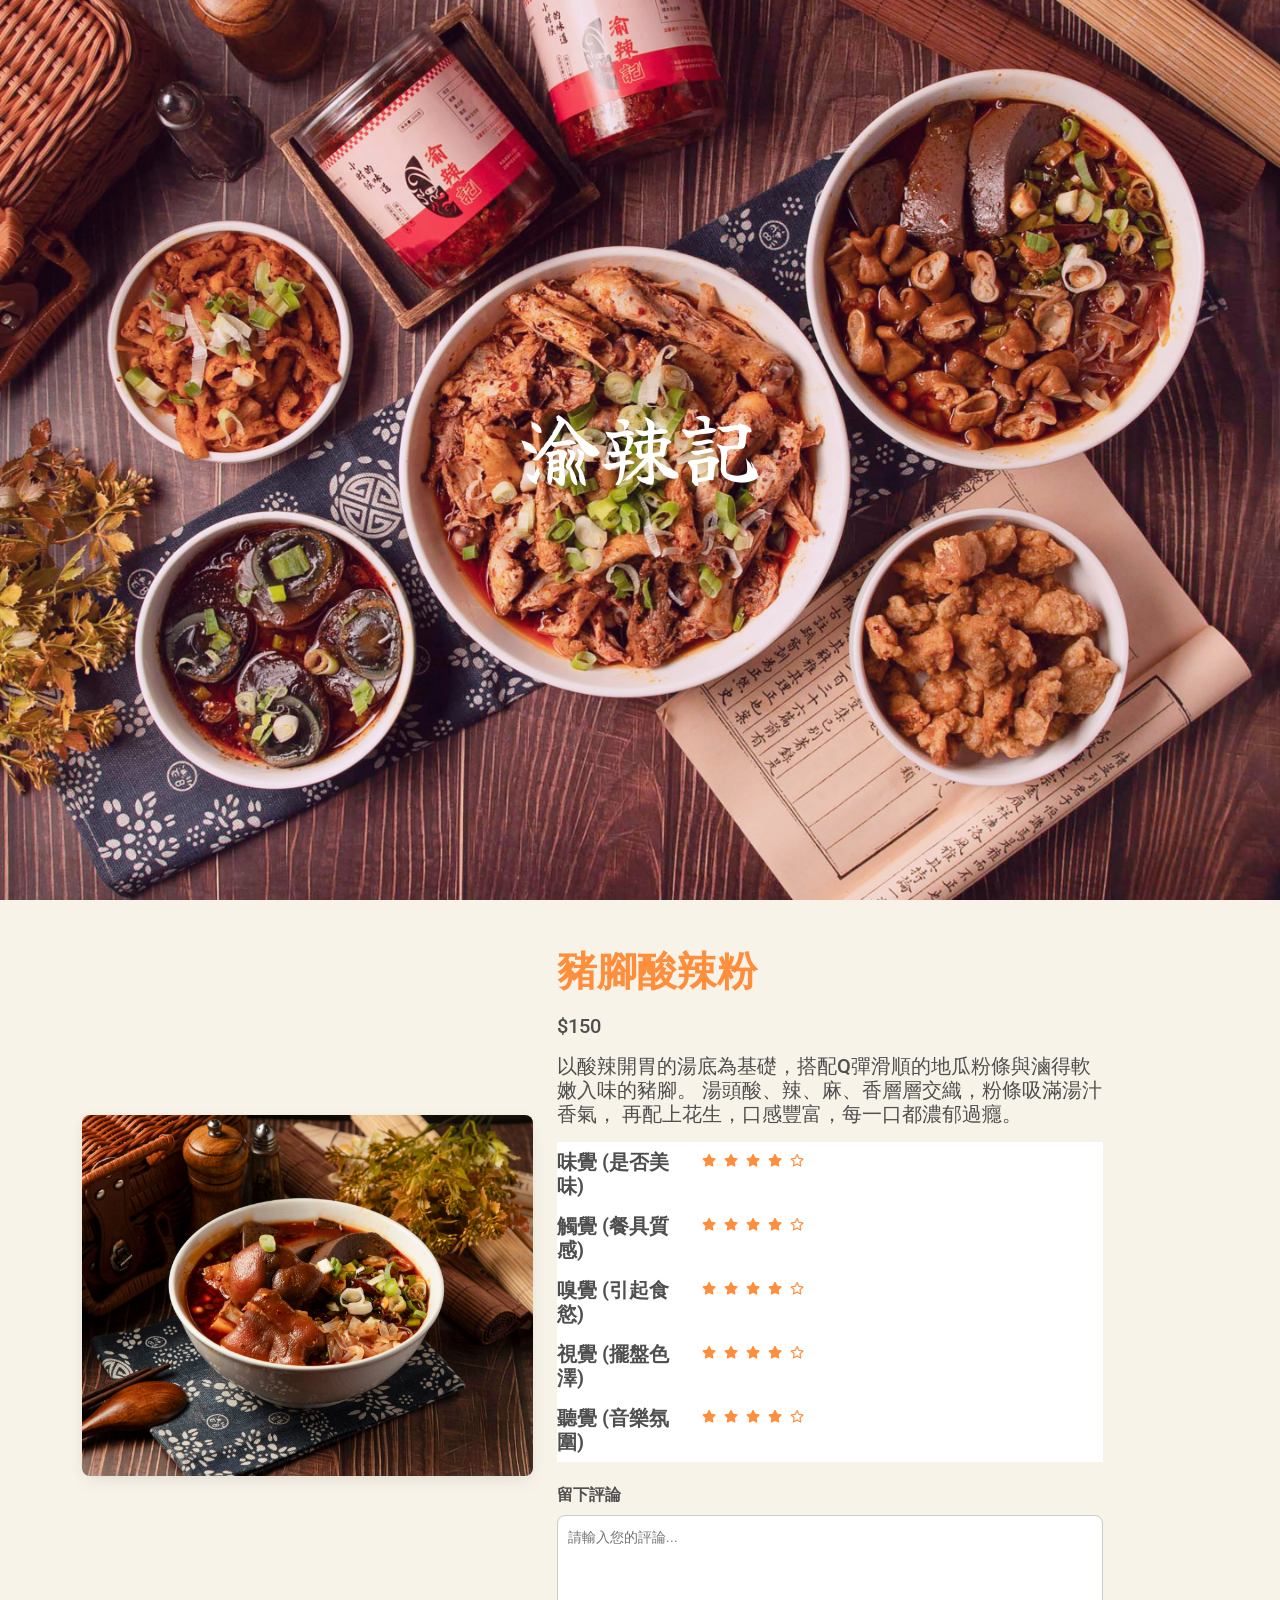
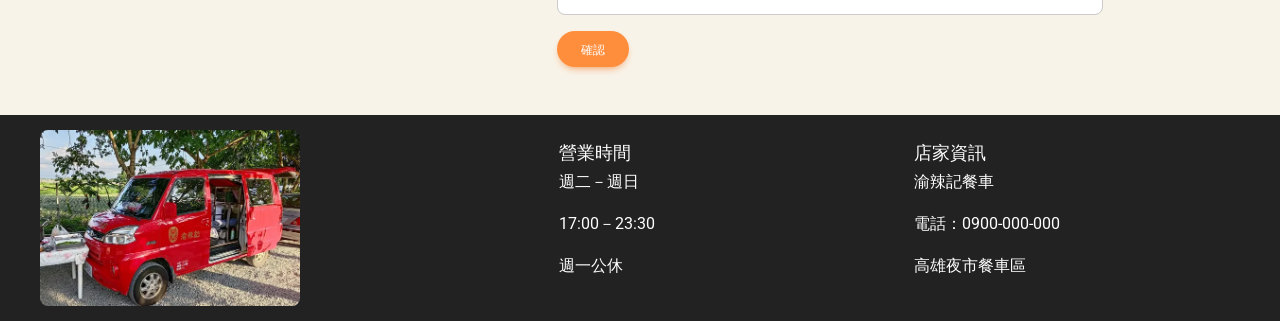
<file: 豬腳酸辣粉.html>
<!DOCTYPE html>
<html lang="en">
  <head>
    <meta charset="UTF-8" />
    <meta name="viewport" content="width=device-width, initial-scale=1, shrink-to-fit=no" />
    <meta http-equiv="x-ua-compatible" content="ie=edge" />
    <title>Material Design for Bootstrap</title>
    <!-- MDB icon -->
    <link rel="icon" href="img/mdb-favicon.ico" type="image/x-icon" />
    <!-- Font Awesome -->
    <link
      rel="stylesheet"
      href="https://cdnjs.cloudflare.com/ajax/libs/font-awesome/6.0.0/css/all.min.css"
    />
    <!-- Google Fonts Roboto -->
    <link
      rel="stylesheet"
      href="https://fonts.googleapis.com/css2?family=Roboto:wght@300;400;500;700&display=swap"
    />
    <!-- MDB ESSENTIAL -->
     <link rel="stylesheet" href="src/mdb/scss/mdb.pro.css" />

    <!-- MDB PLUGINS -->
    <link rel="stylesheet" href="plugins/css/all.min.css" />


    <link rel="stylesheet" href="./css/style.css" />
    <!-- Custom styles -->
    <style>

        @import url('https://fonts.googleapis.com/css2?family=Gravitas+One&family=Yuji+Boku&display=swap');
        h2{
                font-family: "Yuji Boku", serif;
            }


            body{
            background-color: #f8f3e9;
        }







    </style>

  </head>

  <body>






    <!-- Navbar -->

    <!-- Navbar -->












    <!-- 首頁 -->


    <!--Section: Design Block-->
    <section>

    <style>
        @media (min-width: 550px) and (max-width: 650px) {
        #intro {
            height: 400px !important;
        }
        }

        @media (min-width: 800px) and (max-width: 850px) {
        #intro {
            height: 410px !important;
        }
        }
    </style>

    <!-- Intro -->
    <div id="intro" class="text-center bg-image"
        style="background-image: url('./img/重慶酸辣粉丨綜合.jpg'); height: 100vh;">
        <div class="mask" style="background-color: rgba(156,39,176,.1);">
        <div class="d-flex justify-content-center align-items-center h-100 mt-4">
            <div class="text-white">

            <h2 class="display-1 font-weight-bold mb-1" style="color:rgb(255, 255, 255);">渝辣記</h2>

            <h4 class="font-weight-light mb-4"></h4>
            <p class="lead font-weight-light mb-4 pb-2"></p>

            </div>
        </div>
        </div>
    </div>
    <!-- Intro -->

    </section>
    <!--Section: Design Block-->


<!-- 首頁 -->
















    <!-- blog -->








    <!-- blog -->





















    <!--問卷-->
    




   
  <div class="container my-5">

    <div class="row align-items-center">

        <!-- 左邊圖片 -->
        <div class="col-md-6 col-xl-5 mb-4">
            <div class="lightbox" data-mdb-lightbox-init>
                <img class="shadow-4 rounded-5 w-100"
                src="./img/重慶酸辣粉丨豬腳麻辣拌.jpg"
                data-mdb-img="./img/重慶酸辣粉丨豬腳麻辣拌.jpg"
                alt="豬腳酸辣粉"/>
            </div>
        </div>

        <!-- 右邊內容 -->
        <div class="col-md-6 mb-4 mb-md-0">

            <h1 class="fw-bold mb-3 text-primary">豬腳酸辣粉</h1>

            <h5 class="mb-3">
                <span class="align-middle">$150</span>
            </h5>

            <p class="h5 mb-3">
            以酸辣開胃的湯底為基礎，搭配Q彈滑順的地瓜粉條與滷得軟嫩入味的豬腳。
            湯頭酸、辣、麻、香層層交織，粉條吸滿湯汁香氣，
            再配上花生，口感豐富，每一口都濃郁過癮。
            </p>

            <div class="table-responsive">
                            <table class="table table-sm table-borderless mb-0">
                                <tbody>
                                    <tr>
                                        <th class="ps-0 w-25 h5" scope="row">
                                            <strong>味覺 (是否美味)</strong>
                                        </th>

                                        <td>
                                            <div class="d-flex text-primary">
                                            <ul class="rating mb-3 me-2" data-mdb-rating-init data-mdb-readonly="true" data-mdb-value="4">
                                                <li>
                                                    <i class="far fa-star fa-sm text-primary ps-0" title="Bad"></i>
                                                </li>
                                                <li>
                                                    <i class="far fa-star fa-sm text-primary" title="Poor"></i>
                                                </li>
                                                <li>
                                                    <i class="far fa-star fa-sm text-primary" title="OK"></i>
                                                </li>
                                                <li>
                                                    <i class="far fa-star fa-sm text-primary" title="Good"></i>
                                                </li>
                                                <li>
                                                    <i class="far fa-star fa-sm text-primary" title="Excellent"></i>
                                                </li>
                                            </ul>
                                            </div>
                                        </td>
                                    </tr>

                                    <tr>
                                        <th class="ps-0 w-25 h5" scope="row">
                                            <strong>觸覺 (餐具質感)</strong>
                                        </th>
                                        <td>
                                            <div class="d-flex text-primary">
                                                <ul class="rating mb-3 me-2" data-mdb-rating-init data-mdb-readonly="true" data-mdb-value="4">
                                                    <li>
                                                        <i class="far fa-star fa-sm text-primary ps-0" title="Bad"></i>
                                                    </li>
                                                    <li>
                                                        <i class="far fa-star fa-sm text-primary" title="Poor"></i>
                                                    </li>
                                                    <li>
                                                        <i class="far fa-star fa-sm text-primary" title="OK"></i>
                                                    </li>
                                                    <li>
                                                        <i class="far fa-star fa-sm text-primary" title="Good"></i>
                                                    </li>
                                                    <li>
                                                        <i class="far fa-star fa-sm text-primary" title="Excellent"></i>
                                                    </li>
                                                </ul>
                                            </div>
                                        </td>
                                    </tr>

                                    <tr>
                                        <th class="ps-0 w-25 h5" scope="row">
                                            <strong>嗅覺 (引起食慾)</strong>
                                        </th>
                                        <td>
                                            <div class="d-flex text-primary">
                                                <ul class="rating mb-3 me-2" data-mdb-rating-init data-mdb-readonly="true" data-mdb-value="4">
                                                    <li>
                                                        <i class="far fa-star fa-sm text-primary ps-0" title="Bad"></i>
                                                    </li>
                                                    <li>
                                                        <i class="far fa-star fa-sm text-primary" title="Poor"></i>
                                                    </li>
                                                    <li>
                                                        <i class="far fa-star fa-sm text-primary" title="OK"></i>
                                                    </li>
                                                    <li>
                                                        <i class="far fa-star fa-sm text-primary" title="Good"></i>
                                                    </li>
                                                    <li>
                                                        <i class="far fa-star fa-sm text-primary" title="Excellent"></i>
                                                    </li>
                                                </ul>
                                            </div>
                                        </td>
                                    </tr>

                                    <tr>
                                        <th class="ps-0 w-25 h5" scope="row">
                                            <strong>視覺 (擺盤色澤)</strong>
                                        </th>

                                        <td>
                                            <div class="d-flex text-primary">
                                                <ul class="rating mb-3 me-2" data-mdb-rating-init data-mdb-readonly="true" data-mdb-value="4">
                                                    <li>
                                                        <i class="far fa-star fa-sm text-primary ps-0" title="Bad"></i>
                                                    </li>
                                                    <li>
                                                        <i class="far fa-star fa-sm text-primary" title="Poor"></i>
                                                    </li>
                                                    <li>
                                                        <i class="far fa-star fa-sm text-primary" title="OK"></i>
                                                    </li>
                                                    <li>
                                                        <i class="far fa-star fa-sm text-primary" title="Good"></i>
                                                    </li>
                                                    <li>
                                                        <i class="far fa-star fa-sm text-primary" title="Excellent"></i>
                                                    </li>
                                                </ul>
                                            </div>
                                        </td>
                                    </tr>

                                    <tr>
                                        <th class="ps-0 w-25 h5" scope="row">
                                            <strong>聽覺 (音樂氛圍)</strong>
                                        </th>

                                        <td>
                                            <div class="d-flex text-primary">
                                                <ul class="rating mb-3 me-2" data-mdb-rating-init data-mdb-readonly="true" data-mdb-value="4">
                                                    <li>
                                                        <i class="far fa-star fa-sm text-primary ps-0" title="Bad"></i>
                                                    </li>
                                                    <li>
                                                        <i class="far fa-star fa-sm text-primary" title="Poor"></i>
                                                    </li>
                                                    <li>
                                                        <i class="far fa-star fa-sm text-primary" title="OK"></i>
                                                    </li>
                                                    <li>
                                                        <i class="far fa-star fa-sm text-primary" title="Good"></i>
                                                    </li>
                                                    <li>
                                                        <i class="far fa-star fa-sm text-primary" title="Excellent"></i>
                                                    </li>
                                                </ul>
                                            </div>
                                        </td>
                                    </tr>


                                </tbody>
                            </table>
                        </div>


            <!-- 評論 -->
            <div class="review-box mb-3">
                <label for="review">留下評論</label>
                <textarea id="review" class="form-control" placeholder="請輸入您的評論..."></textarea>
            </div>

            <button type="button" class="btn btn-primary btn-rounded">
                確認
            </button>

        </div>

    </div>

</div>




    <!--問卷-->































    <!-- 頁尾 -->


    <footer class="footer">
  <div class="footer-container">

    <!-- 左邊圖片 -->
    <div class="footer-left">
      <img src="./img/渝辣記車車.webp" alt="餐車圖片">
    </div>

    <!-- 中間資訊 -->
    <div class="footer-center">
      <h3>營業時間</h3>
      <p>週二－週日</p>
      <p>17:00－23:30</p>
      <p>週一公休</p>
    </div>

    <!-- 右邊資訊 -->
    <div class="footer-right">
      <h3>店家資訊</h3>
      <p>渝辣記餐車</p>
      <p>電話：0900-000-000</p>
      <p>高雄夜市餐車區</p>
    </div>

  </div>
</footer>



    <!-- 頁尾 -->
















  </body>

  <!-- MDB ESSENTIAL -->
  <script type="text/javascript" src="js/mdb.umd.min.js"></script>
  <!-- MDB PLUGINS -->
  <script type="text/javascript" src="plugins/js/all.min.js"></script>
  <!-- Custom scripts -->
  <script type="text/javascript"></script>
</html>
</file>
<file: plugins/css/all.min.css>
.calendar{--mdb-calendar-btn-tools-color: var(--mdb-body-color);--mdb-calendar-hover-btn-tools-color: var(--mdb-highlight-bg-color);--mdb-calendar-disabled-day-number-color: rgba(var(--mdb-body-color-rgb), 0.5);--mdb-calendar-current-day-bg: #3b71ca;--mdb-calendar-current-day-color: #fff;--mdb-calendar-short-event-color: var(--mdb-body-color);--mdb-calendar-table-list-heading-bg: var(--mdb-secondary-bg);--mdb-calendar-table-border-color: var(--mdb-border-color);--mdb-calendar-hover-table-cell-bg: var(--mdb-highlight-bg-color);font-size:.9rem}.calendar .calendar-tools{display:flex;justify-content:space-between;margin-bottom:20px}.calendar .calendar-tools .calendar-heading{font-size:1.4rem;font-weight:bold}@media(max-width: 992px){.calendar .calendar-tools{flex-direction:column}.calendar .calendar-tools .calendar-heading{text-align:center;order:-1}.calendar .calendar-tools>.btn-group{transform:scale(0.9)}}.calendar .calendar-tools .select-wrapper{width:100px;margin-right:20px}.calendar .calendar-tools .btn-link{color:var(--mdb-calendar-btn-tools-color)}.calendar .calendar-tools .btn-link:hover{background-color:var(--mdb-calendar-hover-btn-tools-color)}.calendar table{table-layout:fixed;border-collapse:separate;border-spacing:0;border-radius:4px;width:100%;border:1px solid var(--mdb-calendar-table-border-color)}.calendar table th{text-align:center;border-bottom:1px solid var(--mdb-calendar-table-border-color);border-right:1px solid var(--mdb-calendar-table-border-color);font-weight:500}.calendar table th .day-field{width:30px;height:30px;display:flex;justify-content:center;align-items:center;margin:8px auto;border-radius:50%;font-size:1.3rem}.calendar table th.today .day-field{color:var(--mdb-calendar-current-day-color);background-color:var(--mdb-calendar-current-day-bg)}.calendar table .long-event-row{height:100px}.calendar table td{position:relative;vertical-align:top;border-bottom:1px solid var(--mdb-calendar-table-border-color);border-right:1px solid var(--mdb-calendar-table-border-color)}.calendar table td:hover,.calendar table td:active,.calendar table td.active{background-color:var(--mdb-calendar-hover-table-cell-bg)}.calendar table td.dragenter{border:2px dashed #000}.calendar table td.disabled .day-field-wrapper .day-field{color:var(--mdb-calendar-disabled-day-number-color)}.calendar table td .day-field-wrapper{position:absolute;display:flex;justify-content:center;left:0;top:5px;width:100%;pointer-events:none}.calendar table td .day-field-wrapper .day-field{width:20px;height:20px;display:flex;justify-content:center;align-items:center;border-radius:50%;font-size:.7rem}.calendar table td .day-field-wrapper .day-field::selection{background-color:rgba(0,0,0,0)}.calendar table td.today .day-field-wrapper .day-field{color:var(--mdb-calendar-current-day-color);background-color:var(--mdb-calendar-current-day-bg)}.calendar table tr:last-child>td,.calendar table tr:last-child>th.hour-field{border-bottom:none}.calendar table tr th:last-child,.calendar table tr td:last-child{border-right:none}.calendar table.month td{padding-top:30px;height:100px}.calendar table.week .weekday-field{padding-top:5px}.calendar table.week .day-field{margin:5px auto;margin-top:0}.calendar table.list th{text-align:left;padding:5px 10px;background-color:var(--mdb-calendar-table-list-heading-bg)}.calendar table.list td{padding:5px 10px;cursor:pointer}.calendar table.list td.td-readonly{cursor:default}.calendar table.list td.td-blur{opacity:.5}.calendar table .events-wrapper{display:flex;flex-wrap:wrap;width:calc(100% + 3px);margin-left:-1px}.calendar table .event{padding:1px 5px;background-color:#cfe0fc;color:#0a47a9;font-size:.7rem;font-weight:700;width:100%;margin-bottom:2px;margin-left:4px;white-space:nowrap;text-overflow:ellipsis;overflow:hidden;border-top-left-radius:4px;border-bottom-left-radius:4px;cursor:pointer;transition:opacity .2s}.calendar table .event.event-readonly{cursor:default}.calendar table .event.event-blur{opacity:.5}.calendar table .event.event-long{margin-left:0;border-radius:0}.calendar table .event.event-end{margin-right:5px;border-top-right-radius:4px;border-bottom-right-radius:4px}.calendar table .event::selection{background-color:rgba(0,0,0,0)}.calendar table .event.event-short{background-color:rgba(0,0,0,0);color:var(--mdb-calendar-short-event-color)}.calendar table .event.active{opacity:.6}.calendar table .event.dragging{opacity:.1}.calendar table .event .event-circle{pointer-events:none}.calendar table .fake-event{padding:1px 5px;font-size:.7rem;width:100%;margin-bottom:2px;visibility:hidden}.calendar table .hour-field{font-weight:400}.calendar table .hour-field::selection{background-color:rgba(0,0,0,0)}.color-dropdown-menu{min-width:auto;width:92px}.color-dropdown-menu.show,.color-dropdown-menu.animation{display:flex;flex-wrap:wrap}.color-dropdown-menu>li i{pointer-events:none}.color-dropdown-menu>li:first-child,.color-dropdown-menu>li:first-child .dropdown-item{border-radius:0;border-top-left-radius:.5rem}.color-dropdown-menu>li:nth-child(2) .dropdown-item{border-radius:0;border-top-right-radius:.5rem !important}.color-dropdown-menu>li:nth-last-child(1) .dropdown-item{border-radius:0;border-bottom-left-radius:.5rem !important}.was-validated .form-outline .form-control.calendar-invalid-input{margin-bottom:0;border-color:#00b74a}.was-validated .form-outline .form-control.calendar-invalid-input~.form-notch .form-notch-leading,.was-validated .form-outline .form-control.calendar-invalid-input~.form-notch .form-notch-middle,.was-validated .form-outline .form-control.calendar-invalid-input~.form-notch .form-notch-trailing{border-color:#00b74a}.was-validated .form-outline .form-control.calendar-invalid-input~.form-label{color:#00b74a}.was-validated .form-outline .form-control.calendar-invalid-input{margin-bottom:0;border-color:#f93154}.was-validated .form-outline .form-control.calendar-invalid-input~.form-notch .form-notch-leading,.was-validated .form-outline .form-control.calendar-invalid-input~.form-notch .form-notch-middle,.was-validated .form-outline .form-control.calendar-invalid-input~.form-notch .form-notch-trailing{border-color:#f93154}.was-validated .form-outline .form-control.calendar-invalid-input~.form-label{color:#f93154}/*# sourceMappingURL=calendar.min.css.map */
.captcha iframe{color-scheme:none}/*# sourceMappingURL=captcha.min.css.map */
.color-picker{--mdb-color-picker-btn-color: var(--mdb-body-color);--mdb-color-picker-btn-hover-bg: var(--mdb-highlight-bg-color);--mdb-color-picker-box-shadow-color-rgb: var(--mdb-box-shadow-color-rgb)}.color-picker .color-picker-color-dot-wrapper{background:repeating-conic-gradient(#e0e0e0 0deg 25%, white 0deg 50%);background-size:.9rem .9rem;border-radius:100%;height:2rem;width:2rem}.color-picker .color-picker-color-dot{display:inline-table;border-radius:100%;height:inherit;width:inherit}.color-picker .color-picker-canvas-dot{height:1rem;width:1rem;position:absolute;background:rgba(0,0,0,0);border-radius:100%;box-shadow:0 0 0 2px #fff,inset 0 0 0 1px rgba(var(--mdb-color-picker-box-shadow-color-rgb), 0.4);user-select:none;pointer-events:none}.color-picker .color-picker-canvas-wrapper{position:relative;background:repeating-conic-gradient(#e0e0e0 0deg 25%, white 0deg 50%);background-size:.9rem .9rem}.color-picker .color-picker-canvas-wrapper canvas{display:block}.color-picker .color-picker-swatches .color-picker-swatches-color{height:20px;width:100%;border-radius:.2rem;cursor:pointer}.color-picker .color-picker-swatches{overflow-y:auto;overflow-x:hidden}.color-picker #hueRange::-webkit-slider-runnable-track{background:linear-gradient(90deg, red, #ff0 16.66%, #0f0 33.33%, #0ff 50%, #00f 66.66%, #f0f 83.33%, red)}.color-picker #hueRange::-moz-range-track{background:linear-gradient(90deg, red, #ff0 16.66%, #0f0 33.33%, #0ff 50%, #00f 66.66%, #f0f 83.33%, red)}.color-picker #alphaRange::-webkit-slider-runnable-track{background:var(--track-background, #ddd)}.color-picker #alphaRange::-moz-range-track{background:var(--track-background, #ddd)}.color-picker .color-picker-range-alpha{height:.25rem;background:repeating-conic-gradient(#e0e0e0 0deg 25%, white 0deg 50%);background-size:.2rem .2rem}.color-picker .color-picker-range-alpha input{position:relative;top:-10px}.color-picker .color-picker-color-inputs-wrapper input{padding-left:.24rem;padding-right:.24rem;background-color:cmyk(0%, 51%, 51%, 34%)}.color-picker .color-picker-next-format-button,.color-picker .color-picker-previous-format-button,.color-picker .color-picker-copy-button{color:var(--mdb-color-picker-btn-color)}.color-picker .color-picker-next-format-button:hover,.color-picker .color-picker-previous-format-button:hover,.color-picker .color-picker-copy-button:hover{background-color:var(--mdb-color-picker-btn-hover-bg)}/*# sourceMappingURL=color-picker.min.css.map */
.countdown{font-size:4rem;line-height:1;display:flex;align-content:flex-start}.countdown-horizontal{flex-direction:row;justify-content:center}.countdown-vertical{flex-direction:column;justify-content:flex-start;align-items:flex-start}.countdown-unit{display:flex;padding-left:.5rem;width:100%}.countdown-unit-horizontal{flex-direction:row;justify-content:start;align-items:center}.countdown-unit-vertical{flex-direction:column;justify-content:start;align-items:center}.countdown-unit-vertical>span[data-mdb-countdown-label]{font-size:1rem;text-transform:capitalize;width:100%;text-align:center;padding:5px}.countdown-unit-separator{line-height:.9;padding-left:.5rem}/*# sourceMappingURL=countdown.min.css.map */
.sortable-slide-animation{transition:transform .2s}.sortable-item-dragging{pointer-events:none}.cursor-drag{cursor:move}.draggable-element{user-select:none;transition:box-shadow .5s;position:relative}.draggable-cursor-grab{cursor:grab}.dragging{cursor:move;position:relative;z-index:9000 !important}.draggable-disabled{cursor:default}.draggable-return-animate{transition:transform .35s;position:relative;z-index:9000 !important}/*# sourceMappingURL=drag-and-drop.min.css.map */
.ecommerce-gallery .lightbox{position:relative;overflow:hidden}.ecommerce-gallery .lightbox img{height:450px;object-fit:contain}@media(max-width: 768px){.ecommerce-gallery .lightbox img{height:150px}}.ecommerce-gallery .lightbox img.animating{position:absolute;left:0;top:0;z-index:-1;width:100%}.ecommerce-gallery img:not(.ecommerce-disabled):not(.ecommerce-gallery-main-img){cursor:zoom-in;border-bottom:2px solid rgba(0,0,0,0)}.ecommerce-gallery img:not(.ecommerce-disabled):not(.ecommerce-gallery-main-img).active{border-color:orange}.ecommerce-gallery .ecommerce-gallery-main-img{display:none;transition:all .3s;transform-origin:center center}.ecommerce-gallery .ecommerce-gallery-main-img.active{display:block;transition:none}@media(max-width: 768px){.ecommerce-gallery .multi-carousel:not(.vertical) .multi-carousel-inner .multi-carousel-item img{max-height:50px}}.ecommerce-gallery.vertical .lightbox{height:100%;display:flex;justify-content:center;align-items:center}.ecommerce-gallery.vertical .lightbox img{height:350px}@media(max-width: 768px){.ecommerce-gallery.vertical .lightbox img{height:100px}}@media(max-width: 768px){.ecommerce-gallery.vertical .multi-carousel.vertical{height:100px}}/*# sourceMappingURL=ecommerce-gallery.min.css.map */
.file-upload-wrapper{width:100%}.file-upload{position:relative;width:100%;min-height:200px}.file-upload:not(.has-error):hover .file-upload-mask{opacity:.06}.file-upload-input.has-multiple~.file-upload-previews .file-upload-preview:hover .file-upload-preview-details{opacity:1}.file-upload:hover .file-upload-input:not(.has-multiple)~.file-upload-previews .file-upload-preview-details{opacity:1}.file-upload.has-error:hover .file-upload-errors{opacity:1}.file-upload.has-error .file-upload-errors{display:flex}.file-upload.disabled{pointer-events:none}.file-upload.disabled .file-upload-message{opacity:.5;text-decoration:line-through}.file-upload-message{position:absolute;width:100%;height:100%;top:0;left:0;display:flex;justify-content:center;align-items:center;flex-direction:column}.file-upload-cloud-icon{font-size:2.2rem}.file-upload-main-error{font-weight:bold;margin:0}.file-upload-input{z-index:1;width:100%;height:100%;position:absolute;top:0;left:0;opacity:0;cursor:pointer}.file-upload-input.has-multiple{z-index:unset}.file-upload-mask{pointer-events:none;position:absolute;top:0;left:0;height:100%;width:100%;opacity:0;background-color:#000;transition:.2s all}.file-upload-errors{position:absolute;top:0;left:0;display:none;opacity:0;width:100%;height:100%;background:rgba(243,65,65,.8);justify-content:center;flex-direction:column;transition:.2s all}.file-upload-error{color:#fff}.file-upload-previews{display:flex;flex-wrap:wrap;width:100%;height:100%}.file-upload-preview{background-color:var(--mdb-body-bg);cursor:pointer;position:relative;flex-grow:1;flex-basis:0;min-width:25%;max-height:200px}.file-upload-render{width:100%;height:100%}.file-upload-file-icon{font-size:80px;top:50%;left:50%;-webkit-transform:translate(-50%, -50%);-ms-transform:translate(-50%, -50%);transform:translate(-50%, -50%);position:absolute;color:#777}.file-upload-extension{position:absolute;top:50%;left:50%;-webkit-transform:translate(-50%, -50%);-ms-transform:translate(-50%, -50%);transform:translate(-50%, -50%);margin-top:10px;text-transform:uppercase;font-weight:900;letter-spacing:-0.03em;font-size:1rem;color:#fff;width:42px;white-space:nowrap;overflow:hidden;-o-text-overflow:ellipsis;text-overflow:ellipsis}.file-upload-preview-img{width:100%;height:100%;object-fit:cover}.file-upload-preview-details{position:absolute;width:100%;height:100%;top:0;left:0;color:rgba(255,255,255,.959);background:rgba(0,0,0,.7);display:flex;justify-content:center;flex-direction:column;display:flex;opacity:0;transition:.2s all}.file-upload-remove-file-btn{position:absolute;right:15px;top:10px;z-index:3}.file-upload-details-container{height:100%;display:flex;align-items:center;justify-content:center}.file-uplod-preview-details-inner{width:100%;text-align:center}/*# sourceMappingURL=file-upload.min.css.map */
.mention-dropdown-container{--mdb-mention-dropdown-bg: var(--mdb-surface-bg);--mdb-mention-item-color: var(--mdb-surface-color);--mdb-mention-no-result-color: var(--mdb-surface-color);--mdb-mention-scrollbar-bg: var(--mdb-scrollbar-thumb-bg);--mdb-mention-item-state-bg: var(--mdb-highlight-bg-color);--mdb-mention-box-shadow-color-rgb: var(--mdb-box-shadow-color-rgb);z-index:1050}.mention-dropdown{overflow-y:auto;background-color:var(--mdb-mention-dropdown-bg);box-shadow:0 2px 5px 0 rgba(var(--mdb-mention-box-shadow-color-rgb), 0.16),0 2px 10px 0 rgba(var(--mdb-mention-box-shadow-color-rgb), 0.12);margin:0;max-width:100%;outline:0;position:relative;transform:scaleY(0.9);opacity:0;transition:all .3s}.mention-dropdown.open{transform:scaleY(1);opacity:1}.mention-dropdown::-webkit-scrollbar{width:4px;height:4px}.mention-dropdown::-webkit-scrollbar-button:start:decrement,.mention-dropdown::-webkit-scrollbar-button:end:increment{display:block;height:0;background-color:rgba(0,0,0,0)}.mention-dropdown::-webkit-scrollbar-track-piece{background-color:rgba(0,0,0,0);border-radius:0;border-bottom-right-radius:4px;border-bottom-left-radius:4px}.mention-dropdown::-webkit-scrollbar-thumb:vertical{height:50px;background-color:var(--mdb-mention-scrollbar-bg);border-radius:4px}.mention-items-list{list-style:none;margin:0;padding:0}.mention-item-container{width:100%}.mention-data-items{display:none}.mention-item{width:100%;height:35px;white-space:nowrap;text-overflow:ellipsis;overflow:hidden;cursor:pointer;display:flex;flex-direction:row;align-items:center;justify-content:space-between;color:var(--mdb-mention-item-color);padding-left:16px;padding-right:16px;font-size:1rem;font-weight:400;background-color:rgba(0,0,0,0);user-select:none}.mention-item:hover,.mention-item:focus,.mention-item.active{background-color:var(--mdb-mention-item-state-bg);cursor:pointer}.mention-item-image{width:30px;height:30px}.mention-no-results{min-height:35px;padding-left:16px;padding-right:16px;display:flex;align-items:center;color:var(--mdb-mention-no-result-color)}/*# sourceMappingURL=mention.min.css.map */
.multi-carousel{position:relative}.multi-carousel .multi-carousel-inner{position:relative;width:100%;overflow:hidden;white-space:nowrap;font-size:0}.multi-carousel .multi-carousel-inner .multi-carousel-item{display:inline-block;width:33.3%;font-size:16px;transition:all .3s ease-out;padding:0 3px}.multi-carousel .multi-carousel-inner .multi-carousel-item img{max-height:200px;object-fit:cover}.multi-carousel.vertical{height:350px}@media(max-width: 768px){.multi-carousel.vertical{height:150px}}.multi-carousel.vertical .multi-carousel-inner{height:100%}.multi-carousel.vertical .multi-carousel-inner .multi-carousel-item{width:100%;padding:2px 0}.multi-carousel.vertical .multi-carousel-inner img{max-height:none}.multi-carousel.vertical .carousel-control-prev{width:100%;height:15%}.multi-carousel.vertical .carousel-control-next{top:auto;width:100%;height:15%}.multi-carousel.vertical .carousel-control-prev span,.multi-carousel.vertical .carousel-control-next span{transform:rotate(90deg)}/*# sourceMappingURL=multi-carousel.min.css.map */
.onboarding-backdrop{position:absolute;display:block;z-index:1075;pointer-events:none}.popover{min-width:320px}.popover:focus{outline:none}/*# sourceMappingURL=onboarding.min.css.map */
.organization-chart-node{--mdb-organization-chart-lines-color: var(--mdb-border-color);border:1px solid var(--mdb-organization-chart-lines-color);padding:1rem;display:inline-block}.organization-chart-node p{margin:0;font-family:"Segoe UI" sans-serif}.organization-chart-node i{cursor:pointer}.organization-card{--mdb-card-bg: var(--mdb-surface-bg);--mdb-card-color: var(--mdb-surface-color);--mdb-card-cap-bg: #3b71ca;--mdb-card-cap-color: #fff;display:inline-block}.organization-card i{cursor:pointer}.organization-card img{width:3rem;border-radius:50%;margin-bottom:.5rem}.organization-chart-icon-clicked{transform:rotate(180deg)}.organization-chart-table{--mdb-organization-chart-lines-color: var(--mdb-border-color)}.organization-chart-table td{text-align:center;vertical-align:top;padding:0 .3rem}.organization-chart-line{height:20px;border-right:1px solid var(--mdb-organization-chart-lines-color);border-top:1px solid var(--mdb-organization-chart-lines-color)}.organization-chart-lines-top div{background:var(--mdb-organization-chart-lines-color);margin:0 auto;height:20px;width:1px;text-align:center}.organization-chart-hide{visibility:hidden}.organization-chart-hide .organization-chart-line{border-color:rgba(0,0,0,0)}/*# sourceMappingURL=organization-chart.min.css.map */
.parallax-slider>img{display:none;opacity:0;transform:scale(0);transition:opacity transform .2s linear}.parallax-slider{z-index:-1}/*# sourceMappingURL=parallax.min.css.map */
.scroll-status{position:sticky;z-index:1020;width:100%;background:#ccc}.scroll-status-progress{width:0}/*# sourceMappingURL=scroll-status.min.css.map */
.table-editor{--mdb-table-editor-color: var(--mdb-body-color);--mdb-table-editor-border-color: var(--mdb-border-color);--mdb-table-editor-striped-color: var(--mdb-body-color);--mdb-table-editor-accent-bg: rgba(var(--mdb-emphasis-color-rgb), 0.02);--mdb-table-editor-hover-color: var(--mdb-body-color);--mdb-table-editor-hover-bg: rgba(var(--mdb-emphasis-color-rgb), 0.025);--mdb-table-editor-muted-color: rgba(var(--mdb-emphasis-color-rgb), 0.55);--mdb-table-editor-active-color: rgba(var(--mdb-emphasis-color-rgb), 0.1);font-size:.9rem;color:var(--mdb-table-editor-color)}.table-editor tr .edit-button,.table-editor tr .delete-button,.table-editor tr .discard-button,.table-editor tr .save-button,.table-editor tr .popconfirm-toggle{padding:0;margin:0;box-shadow:none}.table-editor tr .edit-button:focus,.table-editor tr .edit-button:active,.table-editor tr .delete-button:focus,.table-editor tr .delete-button:active,.table-editor tr .discard-button:focus,.table-editor tr .discard-button:active,.table-editor tr .save-button:focus,.table-editor tr .save-button:active,.table-editor tr .popconfirm-toggle:focus,.table-editor tr .popconfirm-toggle:active{box-shadow:none;color:#1266f1 !important}.table-editor__inner{background-color:inherit}.table-editor table{color:var(--mdb-table-editor-color);background-color:inherit !important;margin-bottom:0;border-color:var(--mdb-table-editor-border-color)}.table-editor table th,.table-editor table td{white-space:nowrap;overflow:hidden;text-overflow:ellipsis;max-width:250px;padding:1rem 1.4rem}.table-editor thead{background-color:inherit}.table-editor thead tr{background-color:inherit;border-bottom:1px solid var(--mdb-table-editor-border-color)}.table-editor thead th{position:relative;border-bottom:none;font-weight:500}.table-editor thead th:hover .table-editor__sort-icon{opacity:1}.table-editor thead .fixed-cell{position:sticky;top:0;z-index:3;box-shadow:var(--mdb-table-editor-border-color) 0px 1px;background-color:inherit}.table-editor tbody{font-weight:300;background-color:inherit}.table-editor tbody .fixed-cell{position:sticky;z-index:1;background-color:inherit}.table-editor tbody tr{background-color:inherit;transition:all .3s ease-in}.table-editor tbody tr:last-child{border-bottom:rgba(0,0,0,0);height:71px}.table-editor tbody tr:focus{outline:none}.table-editor tbody tr.active{background-color:var(--mdb-table-editor-active-color)}.table-editor tbody td:focus{outline:none}.table-editor__loader{width:100%;height:2px;position:relative;overflow:hidden}.table-editor__loader-inner{display:block;height:100%}.table-editor__progress{animation:datatableProgress 3s ease-in-out;animation-fill-mode:both;animation-iteration-count:infinite;width:45%;position:relative;opacity:.5;border-radius:1px;display:block;height:100%}@keyframes datatableProgress{0%{left:-45%}100%{left:100%}}.table-editor__pagination{width:100%;display:flex;justify-content:flex-end;align-items:center;padding:.5rem 0;border-top:1px solid var(--mdb-table-editor-border-color)}.table-editor__pagination-nav{padding:0;font-size:.9rem}.table-editor__pagination-buttons{margin-left:2rem}.table-editor__pagination-button{padding-left:1rem;padding-right:1rem;color:var(--mdb-table-editor-color)}.table-editor__pagination-button:hover,.table-editor__pagination-button:active,.table-editor__pagination-button:focus{background-color:var(--mdb-table-editor-active-color);color:var(--mdb-table-editor-color)}.table-editor__sort-icon{opacity:0;color:var(--mdb-table-editor-muted-color);cursor:pointer;transition-property:opacity,transform;transition-duration:.3s;transition-timing-function:linear;position:absolute;left:.4rem;top:calc(50% - .5rem)}.table-editor__sort-icon.active{opacity:1;color:var(--mdb-table-editor-color)}.table-editor__select-wrapper{display:flex;align-items:center;font-size:.9rem;font-weight:300;padding:0 1rem}.table-editor__select-wrapper .select-input{max-width:70px}.table-editor__select-text{margin:0 1rem}.table-editor.sm th,.table-editor.sm td{padding:.5rem 1.4rem}.table-editor.sm tbody tr:last-child{border-bottom:rgba(0,0,0,0);height:55px}.table-editor.sm .table-editor__pagination{padding:.2rem 0}@media(max-width: 520px){.table-editor .table-editor__pagination{flex-direction:column-reverse}.table-editor .table-editor__pagination-nav{margin:.8rem 0}.table-editor .table-editor__pagination-button{font-size:1rem}.table-editor .table-editor__pagination-buttons{margin:.8rem 0}}.table-editor.bordered th,.table-editor.bordered td{border-width:1px}.table-editor.bordered .table-editor__pagination{border:1px solid var(--mdb-table-editor-border-color)}.table-editor.striped tbody tr:nth-of-type(odd){background-color:var(--mdb-table-editor-accent-bg);color:var(--mdb-table-editor-striped-color)}.table-editor.striped tbody tr:nth-of-type(odd) td{background-color:inherit;color:inherit}.table-editor.hover tbody tr{transition:background-color .2s ease-in !important}.table-editor.hover tbody tr:hover{background-color:var(--mdb-table-editor-hover-bg) !important}.table-editor.hover tbody tr:hover td{background-color:inherit}.table-editor.border-primary{--mdb-table-editor-border-color: #1266f1}.table-editor.border-secondary{--mdb-table-editor-border-color: #b23cfd}.table-editor.border-success{--mdb-table-editor-border-color: #00b74a}.table-editor.border-info{--mdb-table-editor-border-color: #39c0ed}.table-editor.border-warning{--mdb-table-editor-border-color: #ffa900}.table-editor.border-danger{--mdb-table-editor-border-color: #f93154}.table-editor.border-light{--mdb-table-editor-border-color: #fbfbfb}.table-editor.border-dark{--mdb-table-editor-border-color: #262626}.table-editor.border-white{--mdb-table-editor-border-color: #fff}.table-editor.border-black{--mdb-table-editor-border-color: #000}.table-editor.borderless{--mdb-table-editor-border-color: transparent}.table-editor.loading{color:var(--mdb-table-editor-muted-color)}.table-editor.loading th{color:var(--mdb-table-editor-muted-color)}.table-editor.loading .table-editor__sort-icon{display:none}.table-editor.loading .select-wrapper .select-arrow,.table-editor.loading .select-wrapper input{color:var(--mdb-table-editor-muted-color)}.table-editor.loading .select-wrapper .form-outline .form-control:focus~.form-notch .form-notch-leading,.table-editor.loading .select-wrapper .form-notch-trailing{border-color:var(--mdb-table-editor-muted-color) !important}.table-editor.loading .select-wrapper .form-notch-leading,.table-editor.loading .select-wrapper .form-notch-middle,.table-editor.loading .select-wrapper .form-notch-trailing{border-color:var(--mdb-table-editor-muted-color)}.table-editor.edited-table{--mdb-table-editor-color: rgb(161, 161, 161);pointer-events:none}.table-editor.edited-table .edited-row{color:#262626;pointer-events:all}.table-editor.edited-table .edited-row td{padding:.8rem 1.4rem}.table-editor.edited-table .edited-row [data-mdb-field=action_buttons]{padding:1rem 1.4rem}.table-editor.edited-table .edited-row input{font-size:.9rem;line-height:1.5}.table-editor.edited-table .ps__rail-x,.table-editor.edited-table .ps__rail-y{pointer-events:all}/*# sourceMappingURL=table-editor.min.css.map */
.transfer{--mdb-transfer-text-color: var(--mdb-surface-color);--mdb-transfer-container-bg: var(--mdb-surface-bg);--mdb-transfer-divider-color: var(--mdb-divider-color);--mdb-transfer-text-disabled-color: rgba(var(--mdb-surface-color-rgb), 0.5);--mdb-transfer-box-shadow-color-rgb: var(--mdb-box-shadow-color-rgb);width:100%;display:flex;justify-content:center;flex-wrap:wrap;color:var(--mdb-transfer-text-color)}.transfer-arrows-container{display:flex;align-items:center;justify-content:center;flex:0 0 20%}.transfer-arrows-arrow{margin:0 .6rem}.transfer-source-container,.transfer-target-container{box-shadow:0 2px 10px 0 rgba(var(--mdb-transfer-box-shadow-color-rgb), 0.05);display:flex;flex-direction:column;flex:0 0 30%;background-color:var(--mdb-transfer-container-bg)}.transfer-container-header{padding:.6rem;display:flex;align-items:center;justify-content:space-between;border-bottom:var(--mdb-transfer-divider-color) 1px solid}.transfer-header-select-all{margin-right:.4rem}.transfer-body{padding:0;margin:0;height:100%}.transfer-body-item{list-style:none;padding:.4rem .6rem}.transfer-body-item-checkbox{margin-right:.4rem}.transfer-body-item-text-disabled{color:var(--mdb-transfer-text-disabled-color);text-decoration:line-through}.transfer-body-item-checkbox-disabled{pointer-events:none}.transfer-footer{display:flex;justify-content:center;align-items:center;border-top:rgba(160,160,160,.425) 1px solid;padding:.4rem 0}.transfer-footer-current-page{padding:0 .6rem}.transfer-body-no-data{height:100%}.transfer-body-no-data{display:flex;justify-content:center;align-items:center;flex-direction:column;height:100%;width:100%}.transfer-no-data-icon{font-size:2rem}.transfer-search-outline{margin:.4rem .6rem}@media only screen and (max-width: 768px){.transfer-source-container,.transfer-target-container{flex:0 0 80%}.transfer-arrows-container{margin:1.2rem;flex:0 0 80%}}/*# sourceMappingURL=transfer.min.css.map */
.treetable>table{--mdb-table-bg: transparent;border-collapse:collapse}.treetable{--mdb-treetable-icon-color: var(--mdb-body-color)}.treetable tr.hidden td div{max-height:0px;box-sizing:border-box;padding-top:0;padding-bottom:0;overflow:hidden}.treetable tr.hidden td{padding-top:0;padding-bottom:0;border:0}.treetable tr.hidden{border:0}.treetable tr.hidden button{display:none}.treetable tr td{transition:padding-top 1s ease,padding-bottom 1s ease}.treetable tr div{max-height:100px;transition:max-height .6s ease,padding .6s ease}.treetable td i{color:var(--mdb-treetable-icon-color)}/*# sourceMappingURL=treetable.min.css.map */
.treeview{--mdb-treeview-text-color: var(--mdb-body-color);--mdb-treeview-link-color: var(--mdb-body-color);--mdb-treeview-disabled-text-color: rgba(var(--mdb-body-color-rgb), 0.5);--mdb-treeview-bg: var(--mdb-body-bg);--mdb-treeview-line: var(--mdb-border-color);width:100%;background-color:var(--mdb-treeview-bg)}.treeview .active,.treeview .treeview-category{color:var(--mdb-treeview-text-color);padding:0 .4rem 0 .4rem;border-radius:5px}.treeview .treeview-line{border-left:2px solid var(--mdb-treeview-line)}.treeview .non-transitions{-webkit-transition:none !important;-moz-transition:none !important;-o-transition:none !important;transition:none !important}.treeview .treeview-disabled{color:var(--mdb-treeview-disabled-text-color) !important;cursor:not-allowed}.treeview ul{margin-left:.8rem;padding-left:.8rem}.treeview ul ul:not(.collapse):not(.collapsing):not(.show){display:none}.treeview li{list-style-type:none;margin:3px 0 3px 0}.treeview li:last-child{margin-bottom:0}.treeview a{color:var(--mdb-treeview-link-color);display:block}.treeview span[aria-label=toggle] i{transition:.3s;cursor:pointer}.treeview-category:hover{background-color:rgba(59,113,202,.05)}.treeview-primary{--mdb-treeview-active-focus-background-color: rgba(59, 113, 202, 0.05);--mdb-treeview-active-color: #3b71ca}.treeview-primary .active{color:var(--mdb-treeview-active-color) !important;background-color:var(--mdb-treeview-active-focus-background-color)}.treeview-primary li:focus,.treeview-primary a:focus{outline:none;background-color:var(--mdb-treeview-active-focus-background-color)}.treeview-category:hover{background-color:rgba(159,166,178,.05)}.treeview-secondary{--mdb-treeview-active-focus-background-color: rgba(159, 166, 178, 0.05);--mdb-treeview-active-color: #9fa6b2}.treeview-secondary .active{color:var(--mdb-treeview-active-color) !important;background-color:var(--mdb-treeview-active-focus-background-color)}.treeview-secondary li:focus,.treeview-secondary a:focus{outline:none;background-color:var(--mdb-treeview-active-focus-background-color)}.treeview-category:hover{background-color:rgba(20,164,77,.05)}.treeview-success{--mdb-treeview-active-focus-background-color: rgba(20, 164, 77, 0.05);--mdb-treeview-active-color: #14a44d}.treeview-success .active{color:var(--mdb-treeview-active-color) !important;background-color:var(--mdb-treeview-active-focus-background-color)}.treeview-success li:focus,.treeview-success a:focus{outline:none;background-color:var(--mdb-treeview-active-focus-background-color)}.treeview-category:hover{background-color:rgba(84,180,211,.05)}.treeview-info{--mdb-treeview-active-focus-background-color: rgba(84, 180, 211, 0.05);--mdb-treeview-active-color: #54b4d3}.treeview-info .active{color:var(--mdb-treeview-active-color) !important;background-color:var(--mdb-treeview-active-focus-background-color)}.treeview-info li:focus,.treeview-info a:focus{outline:none;background-color:var(--mdb-treeview-active-focus-background-color)}.treeview-category:hover{background-color:rgba(228,161,27,.05)}.treeview-warning{--mdb-treeview-active-focus-background-color: rgba(228, 161, 27, 0.05);--mdb-treeview-active-color: #e4a11b}.treeview-warning .active{color:var(--mdb-treeview-active-color) !important;background-color:var(--mdb-treeview-active-focus-background-color)}.treeview-warning li:focus,.treeview-warning a:focus{outline:none;background-color:var(--mdb-treeview-active-focus-background-color)}.treeview-category:hover{background-color:rgba(220,76,100,.05)}.treeview-danger{--mdb-treeview-active-focus-background-color: rgba(220, 76, 100, 0.05);--mdb-treeview-active-color: #dc4c64}.treeview-danger .active{color:var(--mdb-treeview-active-color) !important;background-color:var(--mdb-treeview-active-focus-background-color)}.treeview-danger li:focus,.treeview-danger a:focus{outline:none;background-color:var(--mdb-treeview-active-focus-background-color)}.treeview-category:hover{background-color:rgba(251,251,251,.05)}.treeview-light{--mdb-treeview-active-focus-background-color: rgba(251, 251, 251, 0.05);--mdb-treeview-active-color: #fbfbfb}.treeview-light .active{color:var(--mdb-treeview-active-color) !important;background-color:var(--mdb-treeview-active-focus-background-color)}.treeview-light li:focus,.treeview-light a:focus{outline:none;background-color:var(--mdb-treeview-active-focus-background-color)}.treeview-category:hover{background-color:rgba(51,45,45,.05)}.treeview-dark{--mdb-treeview-active-focus-background-color: rgba(51, 45, 45, 0.05);--mdb-treeview-active-color: #332d2d}.treeview-dark .active{color:var(--mdb-treeview-active-color) !important;background-color:var(--mdb-treeview-active-focus-background-color)}.treeview-dark li:focus,.treeview-dark a:focus{outline:none;background-color:var(--mdb-treeview-active-focus-background-color)}/*# sourceMappingURL=treeview.min.css.map */
.vector-map{overflow:hidden;position:relative}.vector-map div{max-width:100%}.vector-map div:not(.vector-map-toolbar){overflow:hidden}.vector-map svg{fill:#fff;cursor:pointer;transform-box:fill-box}.vector-map svg path{transition:fill .2s ease-out}.vector-map-toolbar{position:absolute;top:0;right:0;display:flex;flex-direction:column}.vector-map-toolbar .btn{margin:.4rem}.vector-map-tooltip{background-color:var(--mdb-surface-inverted-bg);border-radius:.25rem;padding:6px 16px;font-size:14px;pointer-events:none;color:var(--mdb-surface-inverted-color);opacity:0;transition:opacity .2s ease-out;text-align:center}.vector-map-tooltip.show{opacity:1}@media(pointer: coarse){.vector-map-tooltip.show{opacity:0}}.vector-map-dragged svg{cursor:crosshair}.vector-map-dragged .vector-map-tooltip.show{opacity:0}.vector-map-legend{display:flex;flex-direction:column;justify-content:flex-end;flex-wrap:wrap;padding-left:0}.vector-map-legend__item{display:flex;align-items:center}.vector-map-legend__color{width:40px;height:20px}.vector-map-marker:focus,.vector-map-marker path:focus{outline:none}.vector-map-marker .pin-inner-circle{pointer-events:none}.vector-map .animated-circle{pointer-events:none}/*# sourceMappingURL=vector-maps.min.css.map */
.wysiwyg{--mdb-wysiwyg-text-color: var(--mdb-surface-color);--mdb-wysiwyg-bg: var(--mdb-surface-bg);--mdb-wysiwyg-border-color: var(--mdb-border-color);--mdb-wysiwyg-hover: var(--mdb-highlight-bg-color);--mdb-wysiwyg-toolbar-bg: var(--mdb-tertiary-bg);width:100%;border:1px solid var(--mdb-wysiwyg-border-color)}.wysiwyg-textarea{width:0px;height:0px;visibility:hidden;padding:0;margin:0;border:0}.wysiwyg-content{min-height:450px;padding:.5rem;background-color:var(--mdb-wysiwyg-bg);color:var(--mdb-wysiwyg-text-color);font-family:"Roboto",sans-serif;font-size:16px;font-weight:400;text-align:start}.wysiwyg-content:focus{outline:none}.wysiwyg-content .wysiwyg-show-html{white-space:pre-line}.wysiwyg-toolbar{background-color:var(--mdb-wysiwyg-toolbar-bg);padding:.3rem 0 .3rem 0}.wysiwyg-toolbar-group:not(:first-child):not(.ml-auto):before{content:"";position:absolute;height:1.2rem;width:0;border-right:1px solid #bcbcbc;margin-top:.4rem}.wysiwyg-toolbar-group .dropdown-menu{min-width:8rem}.wysiwyg-color{height:2rem;width:2rem;border-radius:0;padding:0}.wysiwyg-toolbar-group.wysiwyg-hide{display:none}.wysiwyg-toolbar-toggler .dropdown-menu{min-width:0}.wysiwyg-toolbar-toggler .dropdown-menu .mx-1{margin-right:0 !important;margin-left:0 !important;border-bottom:1px solid var(--mdb-wysiwyg-border-color);border-right:1px solid var(--mdb-wysiwyg-border-color);border-radius:0}.btn-group>.btn.wysiwyg-btn{background-color:rgba(0,0,0,0);min-width:32px;min-height:32px;padding-left:.5rem;padding-right:.5rem}.btn-group>.btn.wysiwyg-btn i{color:var(--mdb-wysiwyg-text-color)}.btn-group>.btn.wysiwyg-btn:hover{background-color:var(--mdb-wysiwyg-hover)}/*# sourceMappingURL=wysiwyg.min.css.map */
</file>
<file: css/style.css>
/* navbar */

.form-white.input-group>.form-control:focus {
  border-color: #fff;
  box-shadow: inset 0 0 0 1px #fff;
}

.navbar-dark .navbar-nav .nav-link {
  color: #fff;
}

.navbar-dark .navbar-nav .nav-link:hover,
.navbar-dark .navbar-nav .nav-link:focus {
  color: rgba(255, 255, 255, 0.75);
}







/* -----------------navbar */



/* 全域設定 */


.text-justify{
  text-align: justify;
}

.mb-200{
  margin-bottom: 200px;
}


/* 全域設定 */



.footer{
  background:#222;
  color:#fff;
  padding:15px 20px;   /* 減少上下留白 */
}

.footer-container{
  max-width:1200px;
  margin:auto;
  display:flex;
  align-items:center;
  gap:30px;            /* 控制三欄距離 */
}

/* 左邊圖片 */
.footer-left{
  flex:1.5;            /* 讓圖片區域更大 */
}

.footer-left img{
  width:100%;
  max-width:260px;     /* 圖片變大 */
  border-radius:8px;
}

/* 中間 */
.footer-center{
  flex:1;
  line-height:1.6;
}

/* 右邊 */
.footer-right{
  flex:1;
  line-height:1.6;
}

.footer h3{
  margin-bottom:6px;
  font-size:18px;
}











.review-box{
    margin:20px 0;
}

.review-box label{
    display:block;
    font-weight:bold;
    margin-bottom:8px;
}

.review-box textarea{
    width:100%;
    height:100px;
    padding:10px;
    border-radius:8px;
    border:1px solid #ccc;
    resize:none;
    font-size:14px;
}

.review-box textarea:focus{
    border-color:#3b6cc5;
    outline:none;
}
















.team{
    display:flex;
    justify-content:space-around;
    margin-top:40px;
}

.member img{
    width:140px;
    height:140px;
    border-radius:50%;
    object-fit:cover;
}

.member{
    text-align:center;
}







/* 當前選中的標籤背景色與邊框色 */
#issuesTabs .nav-link.active {
    background-color: #6ABD98 !important;
    border-color: #6ABD98 !important;
    color: #fff; /* 文字顏色，確保在綠色背景下看得很清楚 */
}
</file>
